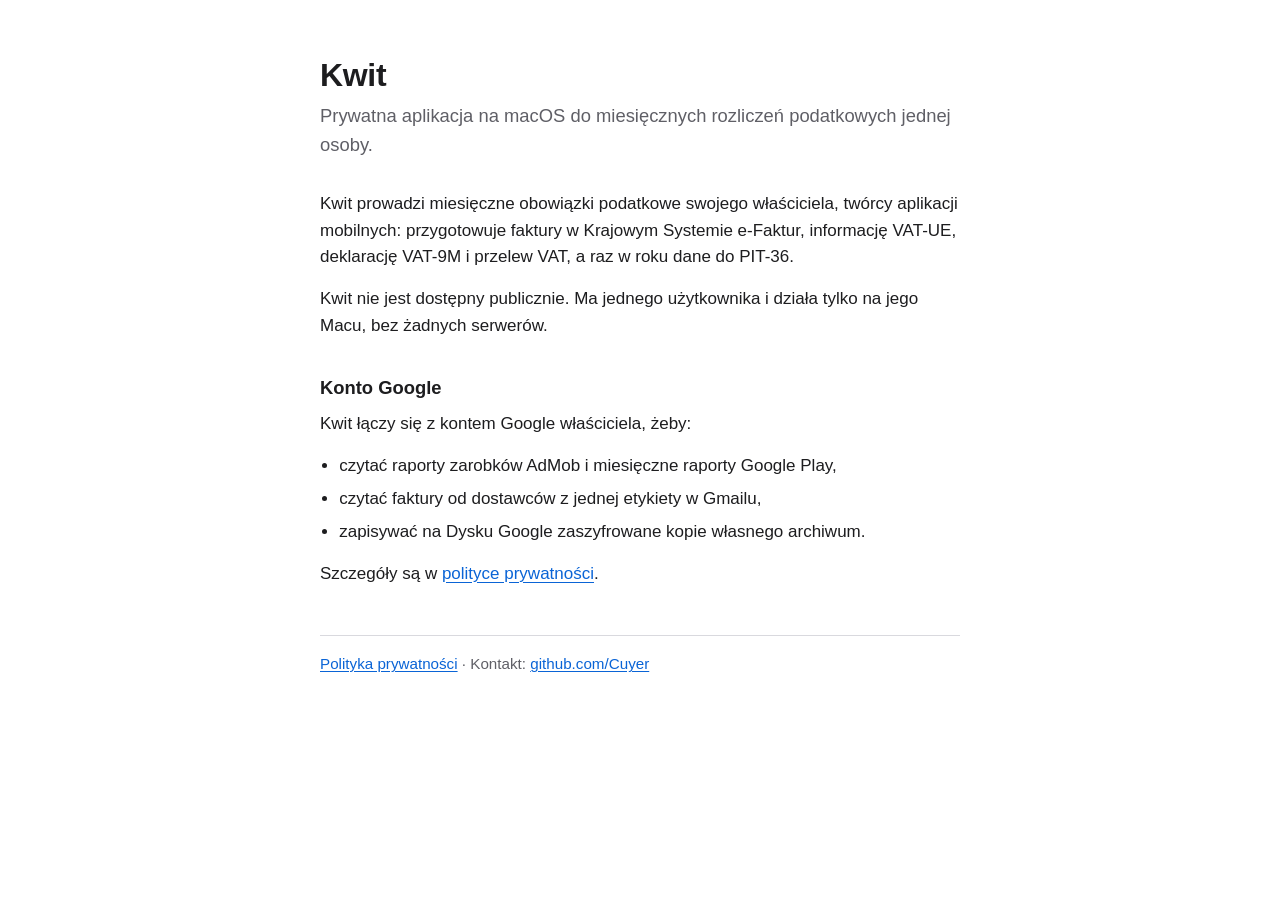
<file: index.html>
<!doctype html>
<html lang="pl">
<head>
<meta charset="utf-8">
<meta name="viewport" content="width=device-width, initial-scale=1">
<title>Kwit</title>
<meta name="description" content="Kwit: prywatna aplikacja na macOS do miesięcznych rozliczeń podatkowych jednej osoby.">
<link rel="stylesheet" href="style.css">
</head>
<body>
<main>
<h1>Kwit</h1>
<p class="lead">Prywatna aplikacja na macOS do miesięcznych rozliczeń podatkowych jednej osoby.</p>

<p>Kwit prowadzi miesięczne obowiązki podatkowe swojego właściciela, twórcy aplikacji mobilnych: przygotowuje faktury w Krajowym Systemie e-Faktur, informację VAT-UE, deklarację VAT-9M i przelew VAT, a raz w roku dane do PIT-36.</p>

<p>Kwit nie jest dostępny publicznie. Ma jednego użytkownika i działa tylko na jego Macu, bez żadnych serwerów.</p>

<h2>Konto Google</h2>
<p>Kwit łączy się z kontem Google właściciela, żeby:</p>
<ul>
<li>czytać raporty zarobków AdMob i miesięczne raporty Google Play,</li>
<li>czytać faktury od dostawców z jednej etykiety w Gmailu,</li>
<li>zapisywać na Dysku Google zaszyfrowane kopie własnego archiwum.</li>
</ul>
<p>Szczegóły są w <a href="prywatnosc.html">polityce prywatności</a>.</p>

<nav>
<a href="prywatnosc.html">Polityka prywatności</a> · Kontakt: <a href="https://github.com/Cuyer">github.com/Cuyer</a>
</nav>
</main>
</body>
</html>
</file>
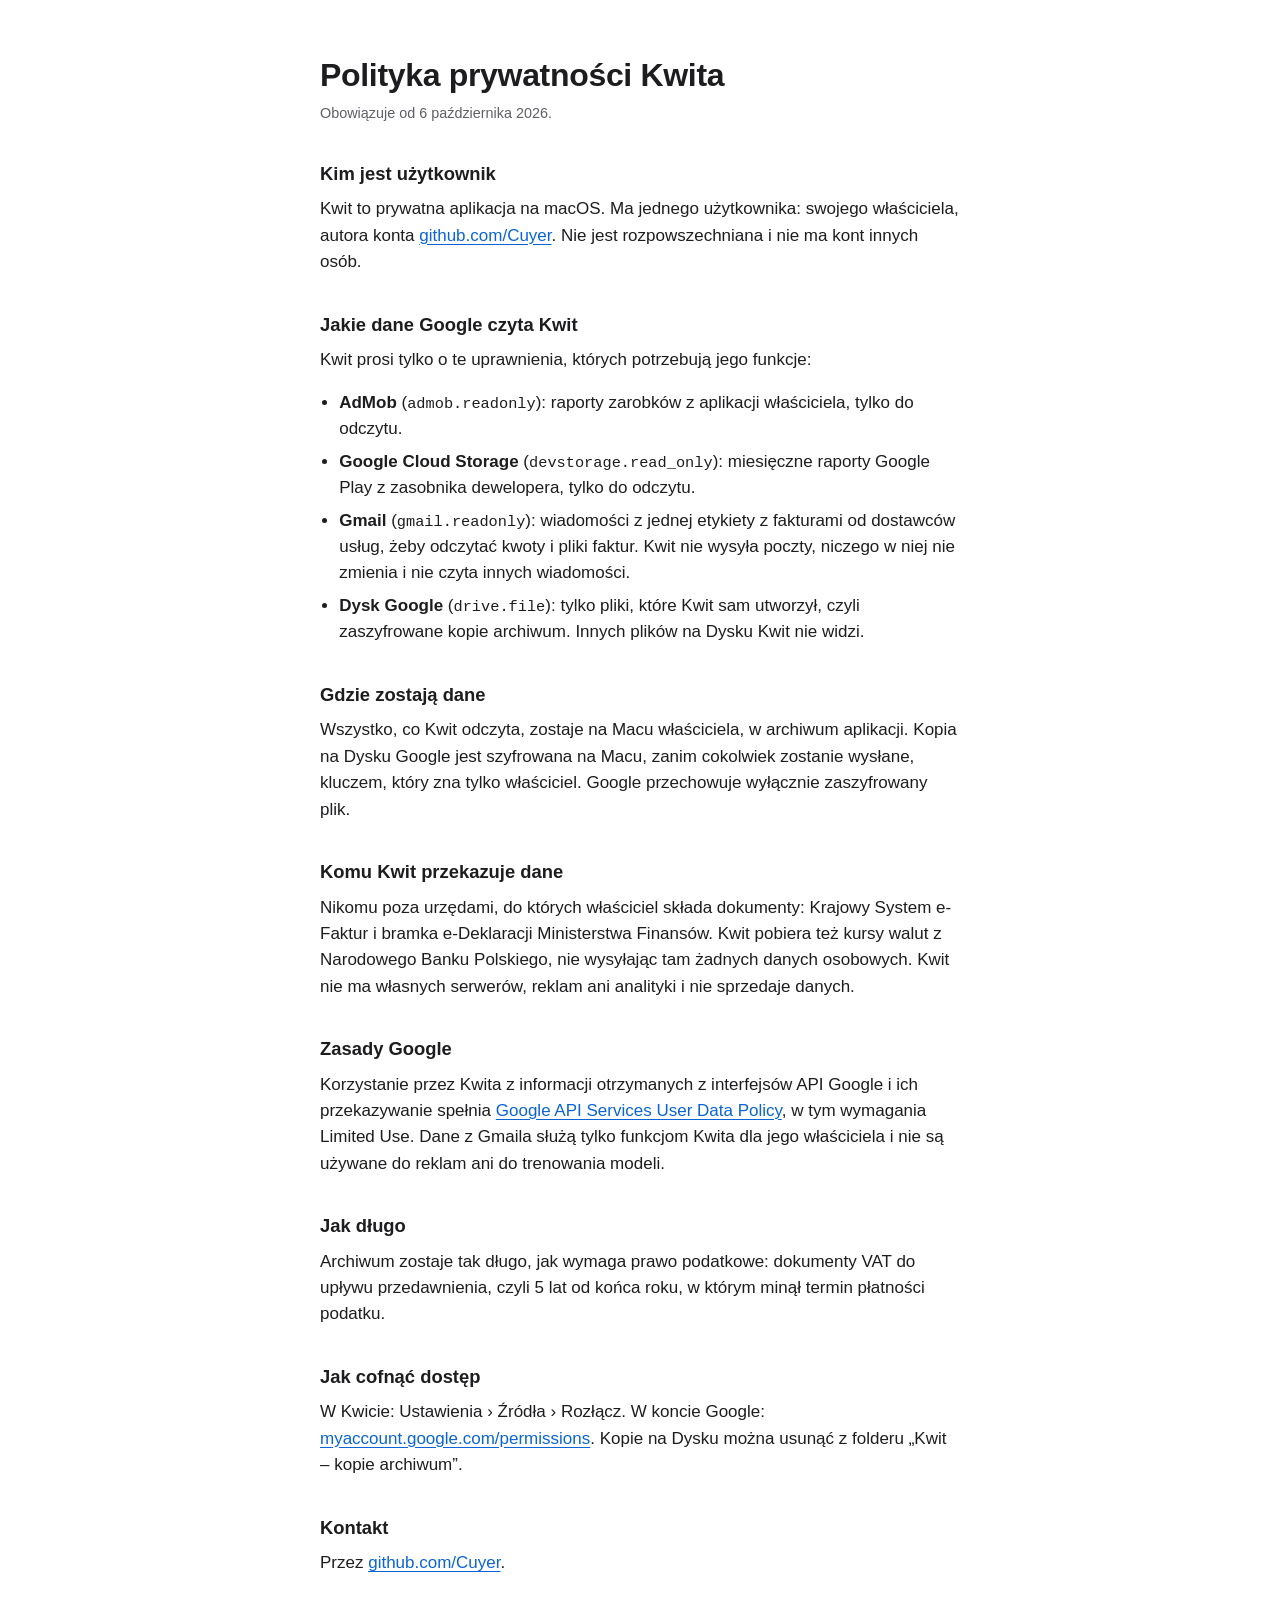
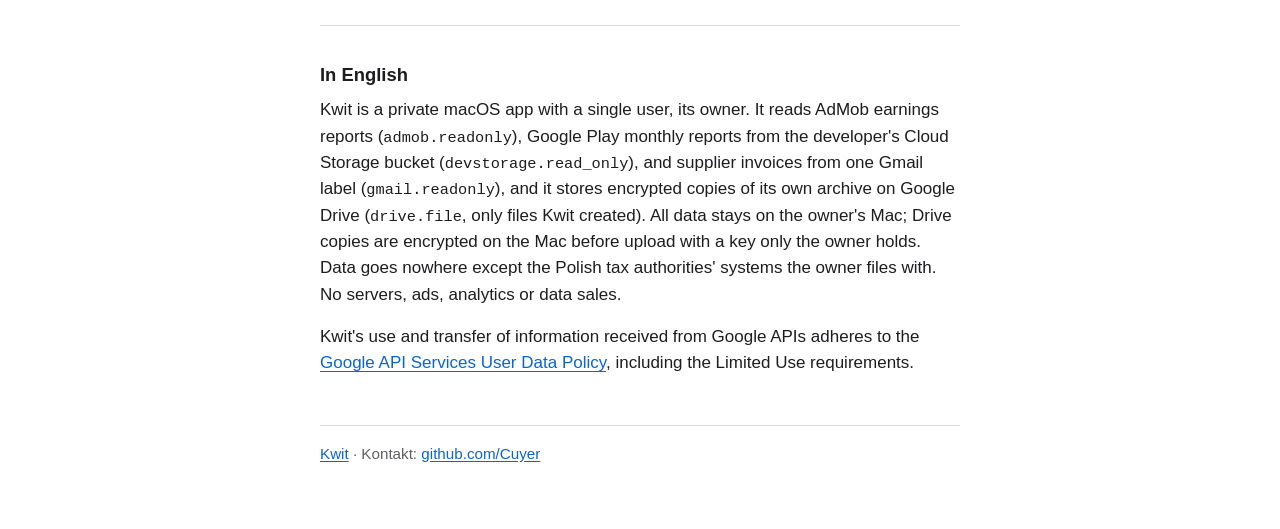
<file: prywatnosc.html>
<!doctype html>
<html lang="pl">
<head>
<meta charset="utf-8">
<meta name="viewport" content="width=device-width, initial-scale=1">
<title>Polityka prywatności Kwita</title>
<meta name="description" content="Jakie dane czyta Kwit, gdzie je trzyma i komu je przekazuje.">
<link rel="stylesheet" href="style.css">
</head>
<body>
<main>
<h1>Polityka prywatności Kwita</h1>
<p class="meta">Obowiązuje od 6 października 2026.</p>

<h2>Kim jest użytkownik</h2>
<p>Kwit to prywatna aplikacja na macOS. Ma jednego użytkownika: swojego właściciela, autora konta <a href="https://github.com/Cuyer">github.com/Cuyer</a>. Nie jest rozpowszechniana i nie ma kont innych osób.</p>

<h2>Jakie dane Google czyta Kwit</h2>
<p>Kwit prosi tylko o te uprawnienia, których potrzebują jego funkcje:</p>
<ul>
<li><strong>AdMob</strong> (<code>admob.readonly</code>): raporty zarobków z aplikacji właściciela, tylko do odczytu.</li>
<li><strong>Google Cloud Storage</strong> (<code>devstorage.read_only</code>): miesięczne raporty Google Play z zasobnika dewelopera, tylko do odczytu.</li>
<li><strong>Gmail</strong> (<code>gmail.readonly</code>): wiadomości z jednej etykiety z fakturami od dostawców usług, żeby odczytać kwoty i pliki faktur. Kwit nie wysyła poczty, niczego w niej nie zmienia i nie czyta innych wiadomości.</li>
<li><strong>Dysk Google</strong> (<code>drive.file</code>): tylko pliki, które Kwit sam utworzył, czyli zaszyfrowane kopie archiwum. Innych plików na Dysku Kwit nie widzi.</li>
</ul>

<h2>Gdzie zostają dane</h2>
<p>Wszystko, co Kwit odczyta, zostaje na Macu właściciela, w archiwum aplikacji. Kopia na Dysku Google jest szyfrowana na Macu, zanim cokolwiek zostanie wysłane, kluczem, który zna tylko właściciel. Google przechowuje wyłącznie zaszyfrowany plik.</p>

<h2>Komu Kwit przekazuje dane</h2>
<p>Nikomu poza urzędami, do których właściciel składa dokumenty: Krajowy System e-Faktur i bramka e-Deklaracji Ministerstwa Finansów. Kwit pobiera też kursy walut z Narodowego Banku Polskiego, nie wysyłając tam żadnych danych osobowych. Kwit nie ma własnych serwerów, reklam ani analityki i nie sprzedaje danych.</p>

<h2>Zasady Google</h2>
<p>Korzystanie przez Kwita z informacji otrzymanych z interfejsów API Google i ich przekazywanie spełnia <a href="https://developers.google.com/terms/api-services-user-data-policy">Google API Services User Data Policy</a>, w tym wymagania Limited Use. Dane z Gmaila służą tylko funkcjom Kwita dla jego właściciela i nie są używane do reklam ani do trenowania modeli.</p>

<h2>Jak długo</h2>
<p>Archiwum zostaje tak długo, jak wymaga prawo podatkowe: dokumenty VAT do upływu przedawnienia, czyli 5 lat od końca roku, w którym minął termin płatności podatku.</p>

<h2>Jak cofnąć dostęp</h2>
<p>W Kwicie: Ustawienia › Źródła › Rozłącz. W koncie Google: <a href="https://myaccount.google.com/permissions">myaccount.google.com/permissions</a>. Kopie na Dysku można usunąć z folderu „Kwit – kopie archiwum”.</p>

<h2>Kontakt</h2>
<p>Przez <a href="https://github.com/Cuyer">github.com/Cuyer</a>.</p>

<hr>

<h2>In English</h2>
<p>Kwit is a private macOS app with a single user, its owner. It reads AdMob earnings reports (<code>admob.readonly</code>), Google Play monthly reports from the developer's Cloud Storage bucket (<code>devstorage.read_only</code>), and supplier invoices from one Gmail label (<code>gmail.readonly</code>), and it stores encrypted copies of its own archive on Google Drive (<code>drive.file</code>, only files Kwit created). All data stays on the owner's Mac; Drive copies are encrypted on the Mac before upload with a key only the owner holds. Data goes nowhere except the Polish tax authorities' systems the owner files with. No servers, ads, analytics or data sales.</p>
<p>Kwit's use and transfer of information received from Google APIs adheres to the <a href="https://developers.google.com/terms/api-services-user-data-policy">Google API Services User Data Policy</a>, including the Limited Use requirements.</p>

<nav>
<a href="./">Kwit</a> · Kontakt: <a href="https://github.com/Cuyer">github.com/Cuyer</a>
</nav>
</main>
</body>
</html>
</file>
<file: style.css>
:root {
  --text: #1d1d1f;
  --secondary: #5f5f66;
  --line: #d9d9de;
  --link: #0a64d6;
  --background: #ffffff;
  color-scheme: light dark;
}
@media (prefers-color-scheme: dark) {
  :root {
    --text: #f2f2f5;
    --secondary: #a8a8b0;
    --line: #3a3a3f;
    --link: #5aa2ff;
    --background: #161618;
  }
}
* { box-sizing: border-box; }
body {
  margin: 0;
  background: var(--background);
  color: var(--text);
  font: 17px/1.55 -apple-system, BlinkMacSystemFont, "Segoe UI", Roboto, "Helvetica Neue", Arial, sans-serif;
}
main { max-width: 42rem; margin: 0 auto; padding: 3.5rem 1rem 4rem; }
h1 { font-size: 2rem; line-height: 1.2; margin: 0 0 0.5rem; letter-spacing: -0.01em; }
h2 { font-size: 1.15rem; margin: 2.2rem 0 0.5rem; }
p, ul { margin: 0 0 1rem; }
ul { padding-left: 1.2rem; }
li { margin-bottom: 0.4rem; }
.lead { font-size: 1.15rem; color: var(--secondary); margin-bottom: 2rem; }
.meta { color: var(--secondary); font-size: 0.9rem; }
a { color: var(--link); text-underline-offset: 0.15em; }
code { font: 0.9em ui-monospace, "SF Mono", Menlo, monospace; }
nav { margin-top: 3rem; padding-top: 1rem; border-top: 1px solid var(--line); color: var(--secondary); font-size: 0.95rem; }
hr { border: 0; border-top: 1px solid var(--line); margin: 3rem 0 2rem; }
</file>
